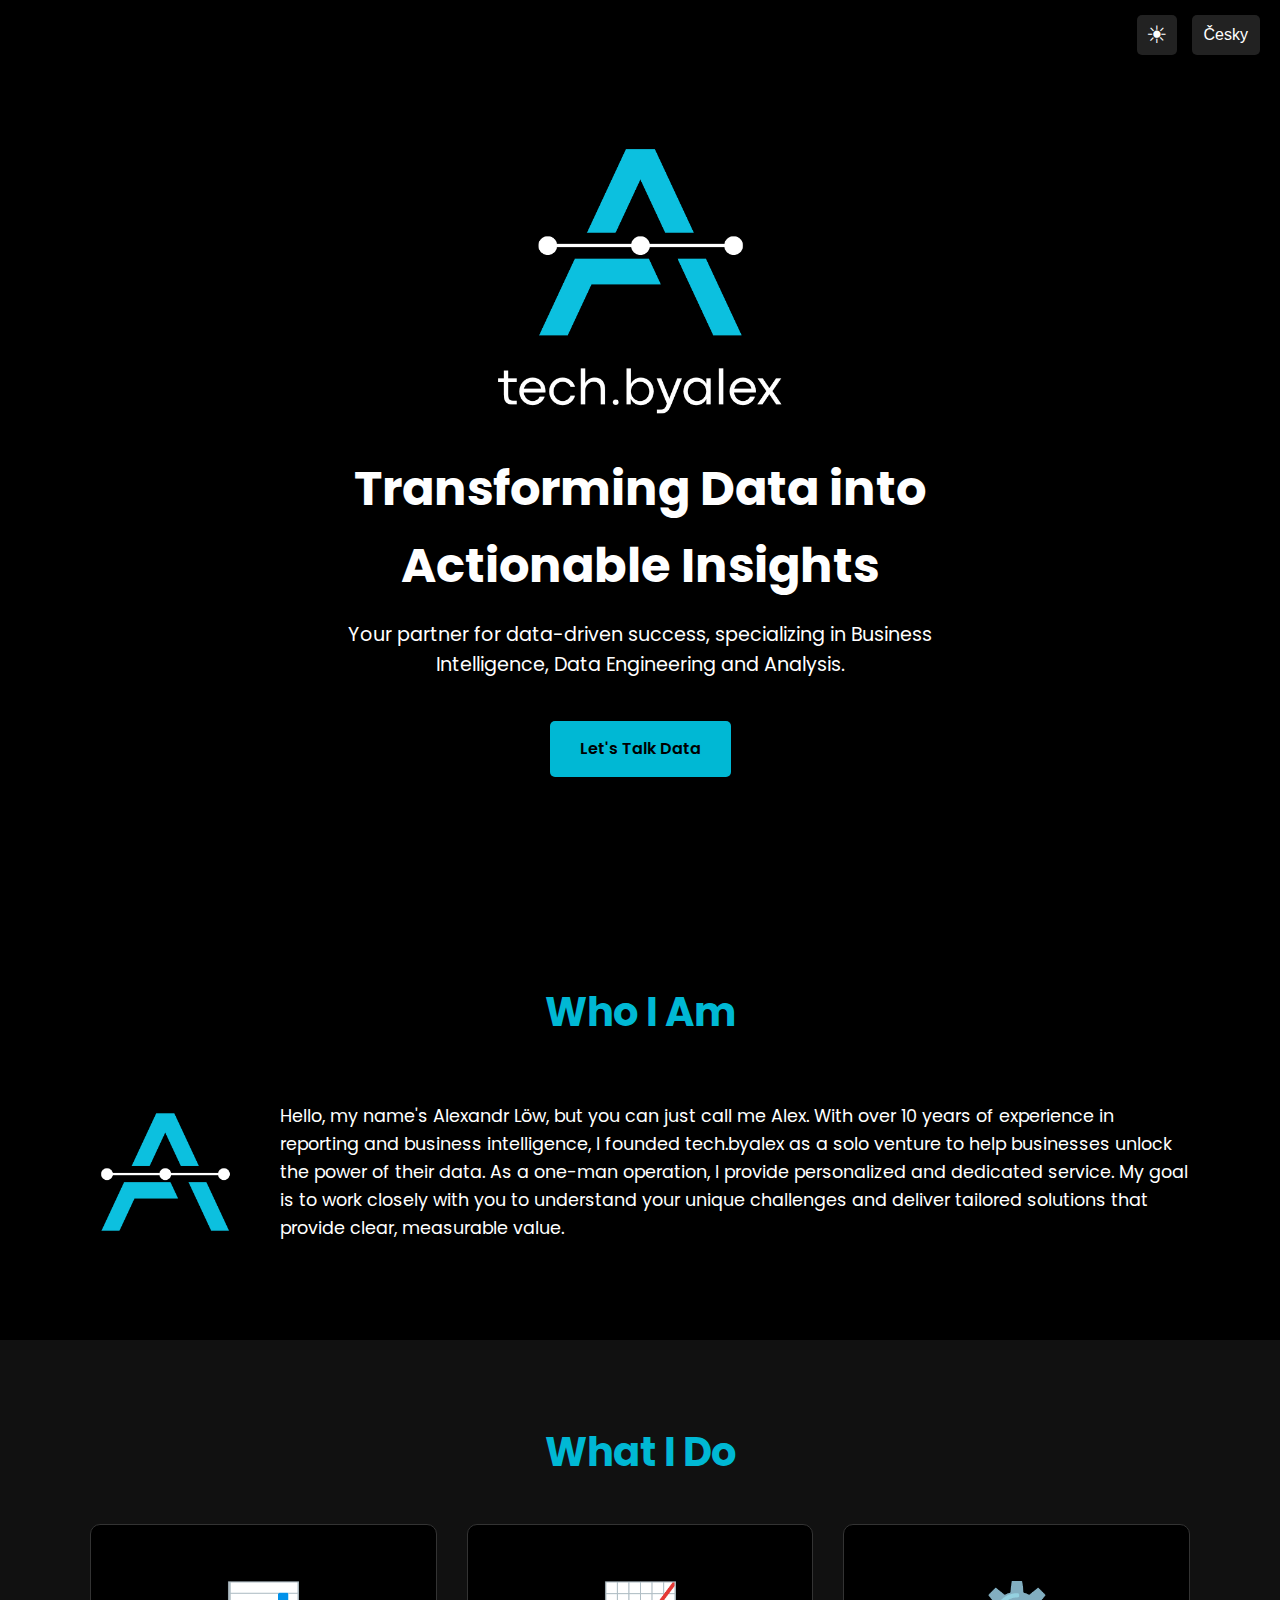
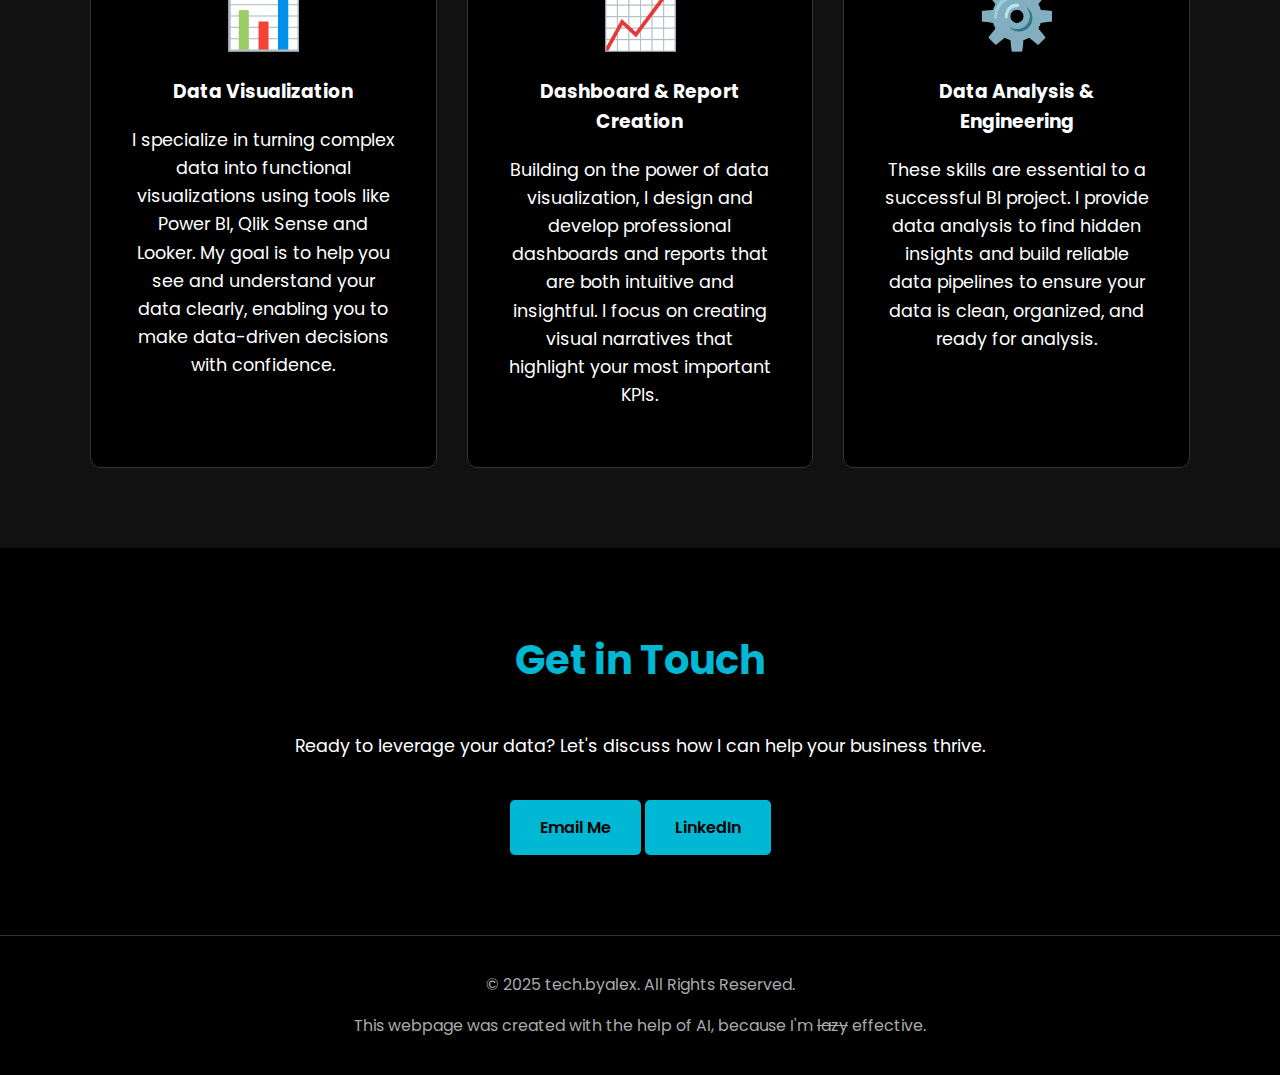
<file: index.html>
<!DOCTYPE html>
<html lang="en">
<head>
    <meta charset="UTF-8">
    <meta name="viewport" content="width=device-width, initial-scale=1.0">
    <title>tech.byalex - BI Consulting</title>
    <link rel="stylesheet" href="style.css">
    <link rel="preconnect" href="https://fonts.googleapis.com">
    <link rel="preconnect" href="https://fonts.gstatic.com" crossorigin>
    <link href="https://fonts.googleapis.com/css2?family=Poppins:wght@400;600;700&display=swap" rel="stylesheet">
    <link rel="icon" type="image/png" href="logo_black.png">
</head>
<body class="dark-theme">

    <div class="top-bar">
        <button id="theme-toggle" class="theme-toggle-btn">
            <span class="dark-icon">&#x23FE;</span>
            <span class="light-icon">&#x2600;</span>
        </button>
        <button id="lang-toggle" class="lang-toggle-btn">Česky</button>
    </div>

    <header class="hero-section">
        <div class="hero-content">
            <img src="logo_black_text.png" alt="tech.byalex logo" class="hero-logo">
            <h1>Transforming Data into Actionable Insights</h1>
            <p>Your partner for data-driven success, specializing in Business Intelligence, Data Engineering and Analysis.</p>
            <a href="#contact" class="cta-button">Let's Talk Data</a>
        </div>
    </header>

    <section id="about" class="section">
        <div class="container">
            <h2>Who I Am</h2>
            <div class="about-content">
                <img src="logo_black.png" alt="logo icon" class="about-logo-icon">
                <p>
                    Hello, my name's Alexandr Löw, but you can just call me Alex. With over 10 years of experience in reporting and business intelligence, I founded tech.byalex as a solo venture to help businesses unlock the power of their data. As a one-man operation, I provide personalized and dedicated service. My goal is to work closely with you to understand your unique challenges and deliver tailored solutions that provide clear, measurable value.
                </p>
            </div>
        </div>
    </section>

    <section id="services" class="section services-section">
        <div class="container">
            <h2>What I Do</h2>
            <div class="services-grid">
                <div class="service-item">
                    <span class="service-icon">📊</span>
                    <h3>Data Visualization</h3>
                    <p>I specialize in turning complex data into functional visualizations using tools like Power BI, Qlik Sense and Looker. My goal is to help you see and understand your data clearly, enabling you to make data-driven decisions with confidence.</p>
                </div>
                <div class="service-item">
                    <span class="service-icon">📈</span>
                    <h3>Dashboard & Report Creation</h3>
                    <p>Building on the power of data visualization, I design and develop professional dashboards and reports that are both intuitive and insightful. I focus on creating visual narratives that highlight your most important KPIs.</p>
                </div>
                <div class="service-item">
                    <span class="service-icon">⚙️</span>
                    <h3>Data Analysis & Engineering</h3>
                    <p>These skills are essential to a successful BI project. I provide data analysis to find hidden insights and build reliable data pipelines to ensure your data is clean, organized, and ready for analysis.</p>
                </div>
            </div>
        </div>
    </section>

    <section id="contact" class="section contact-section">
        <div class="container">
            <h2>Get in Touch</h2>
            <p>Ready to leverage your data? Let's discuss how I can help your business thrive.</p>
            <a href="mailto:tech.byalex@gmail.com" class="cta-button">Email Me</a>
            <a href="https://www.linkedin.com/in/lowalexandr/" target="_blank" class="cta-button">LinkedIn</a>
        </div>
    </section>

    <footer>
        <p>&copy; 2025 tech.byalex. All Rights Reserved.</p>
        <p>This webpage was created with the help of AI, because I'm <s>lazy</s> effective.</p>
    </footer>

    <script src="script.js"></script>
</body>

</html>
</file>
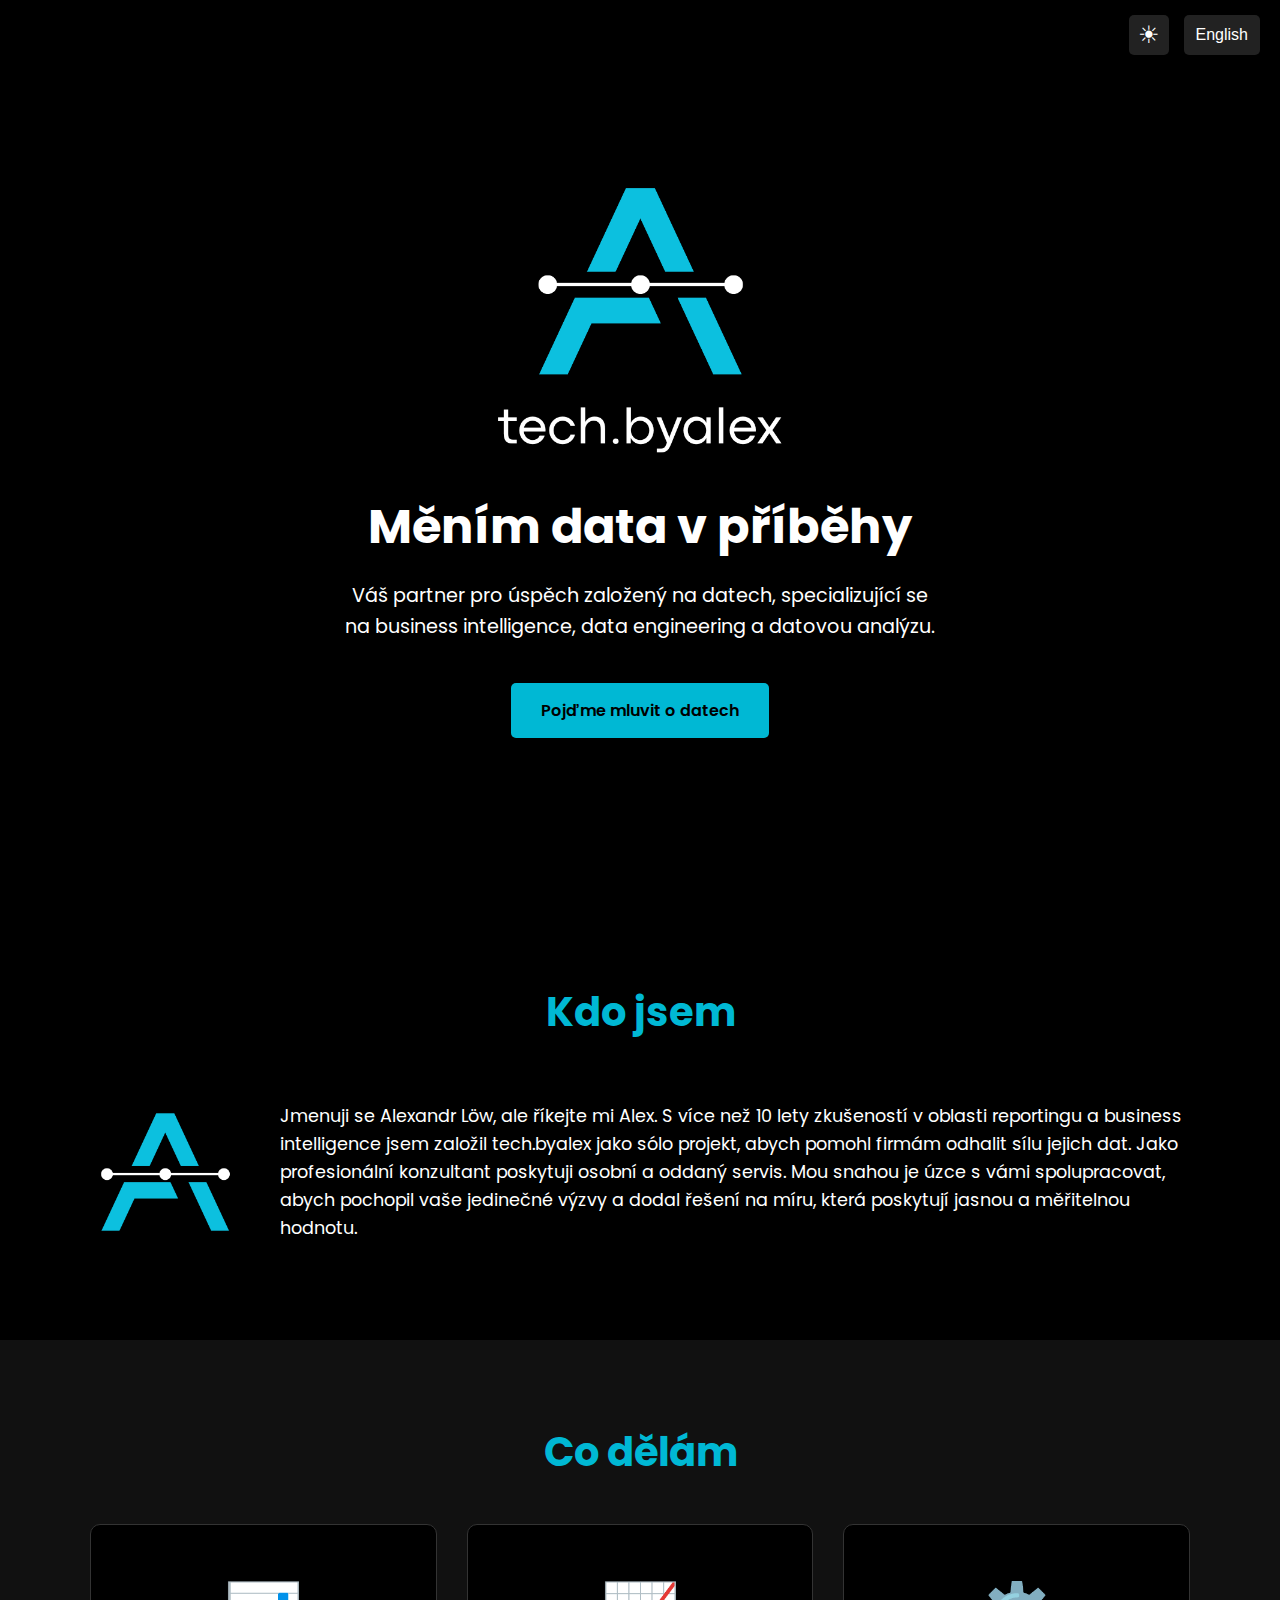
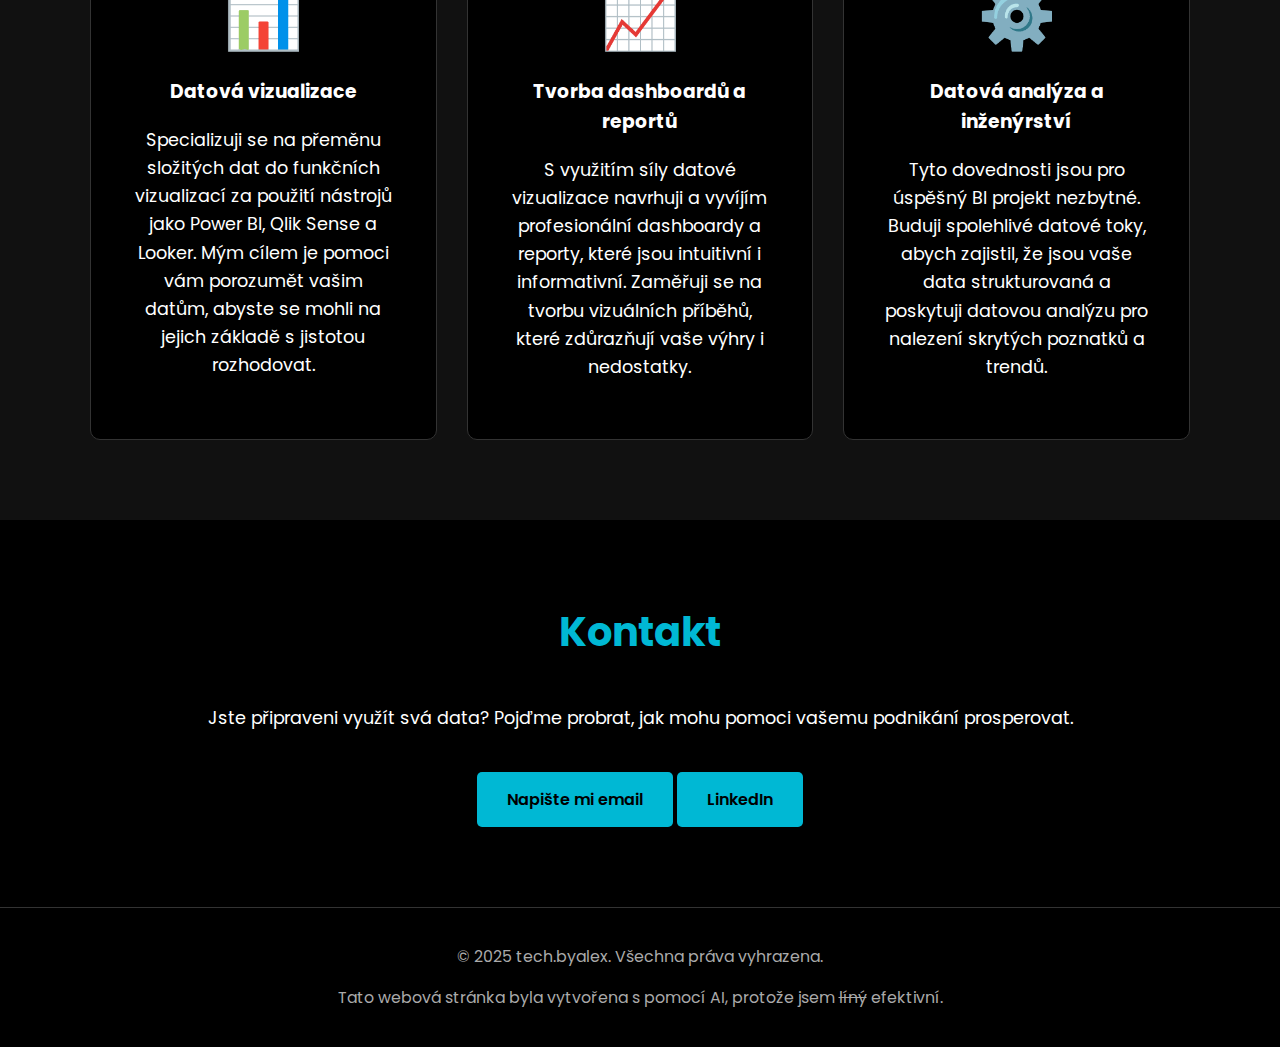
<file: index_cz.html>
<!DOCTYPE html>
<html lang="cs">
<head>
    <meta charset="UTF-8">
    <meta name="viewport" content="width=device-width, initial-scale=1.0">
    <title>tech.byalex - BI Poradenství</title>
    <link rel="stylesheet" href="style.css">
    <link rel="preconnect" href="https://fonts.googleapis.com">
    <link rel="preconnect" href="https://fonts.gstatic.com" crossorigin>
    <link href="https://fonts.googleapis.com/css2?family=Poppins:wght@400;600;700&display=swap" rel="stylesheet">
    <link rel="icon" type="image/png" href="logo_black.png">
</head>
<body class="dark-theme">

    <div class="top-bar">
        <button id="theme-toggle" class="theme-toggle-btn">
            <span class="dark-icon">&#x23FE;</span>
            <span class="light-icon">&#x2600;</span>
        </button>
        <button id="lang-toggle" class="lang-toggle-btn">English</button>
    </div>

    <header class="hero-section">
        <div class="hero-content">
            <img src="logo_black_text.png" alt="logo tech.byalex" class="hero-logo">
            <h1>Měním data v příběhy</h1>
            <p>Váš partner pro úspěch založený na datech, specializující se na business intelligence, data engineering a datovou analýzu.</p>
            <a href="#contact" class="cta-button">Pojďme mluvit o datech</a>
        </div>
    </header>

    <section id="about" class="section">
        <div class="container">
            <h2>Kdo jsem</h2>
            <div class="about-content">
                <img src="logo_black.png" alt="ikona loga" class="about-logo-icon">
                <p>
                    Jmenuji se Alexandr Löw, ale říkejte mi Alex. S více než 10 lety zkušeností v oblasti reportingu a business intelligence jsem založil tech.byalex jako sólo projekt, abych pomohl firmám odhalit sílu jejich dat. Jako profesionální konzultant poskytuji osobní a oddaný servis. Mou snahou je úzce s vámi spolupracovat, abych pochopil vaše jedinečné výzvy a dodal řešení na míru, která poskytují jasnou a měřitelnou hodnotu.
                </p>
            </div>
        </div>
    </section>

    <section id="services" class="section services-section">
        <div class="container">
            <h2>Co dělám</h2>
            <div class="services-grid">
                <div class="service-item">
                    <span class="service-icon">📊</span>
                    <h3>Datová vizualizace</h3>
                    <p>Specializuji se na přeměnu složitých dat do funkčních vizualizací za použití nástrojů jako Power BI, Qlik Sense a Looker. Mým cílem je pomoci vám porozumět vašim datům, abyste se mohli na jejich základě s jistotou rozhodovat.</p>
                </div>
                <div class="service-item">
                    <span class="service-icon">📈</span>
                    <h3>Tvorba dashboardů a reportů</h3>
                    <p>S využitím síly datové vizualizace navrhuji a vyvíjím profesionální dashboardy a reporty, které jsou intuitivní i informativní. Zaměřuji se na tvorbu vizuálních příběhů, které zdůrazňují vaše výhry i nedostatky.</p>
                </div>
                <div class="service-item">
                    <span class="service-icon">⚙️</span>
                    <h3>Datová analýza a inženýrství</h3>
                    <p>Tyto dovednosti jsou pro úspěšný BI projekt nezbytné. Buduji spolehlivé datové toky, abych zajistil, že jsou vaše data strukturovaná a poskytuji datovou analýzu pro nalezení skrytých poznatků a trendů.</p>
                </div>
            </div>
        </div>
    </section>

    <section id="contact" class="section contact-section">
        <div class="container">
            <h2>Kontakt</h2>
            <p>Jste připraveni využít svá data? Pojďme probrat, jak mohu pomoci vašemu podnikání prosperovat.</p>
            <a href="mailto:tech.byalex@gmail.com" class="cta-button">Napište mi email</a>
            <a href="https://www.linkedin.com/in/lowalexandr/" target="_blank" class="cta-button">LinkedIn</a>
        </div>
    </section>

    <footer>
        <p>&copy; 2025 tech.byalex. Všechna práva vyhrazena.</p>
        <p>Tato webová stránka byla vytvořena s pomocí AI, protože jsem <s>líný</s> efektivní.</p>
    </footer>

    <script src="script.js"></script>
</body>


</html>
</file>
<file: style.css>
/* Basic Reset & Body Styling */
body, html {
    margin: 0;
    padding: 0;
    font-family: 'Poppins', sans-serif;
    line-height: 1.6;
    transition: background-color 0.5s, color 0.5s;
}

/* Color Variables for Dark & Light Themes */
:root {
    /* Dark Theme */
    --dark-bg: #000;
    --dark-section-bg: #111;
    --dark-text-color: #fff;
    --dark-text-muted: #aaa;
    --dark-cta-text: #000;
    --dark-cta-hover: #00DDE1;

    /* Light Theme */
    --light-bg: #fff;
    --light-section-bg: #f5f5f5;
    --light-text-color: #000;
    --light-text-muted: #555;
    --light-cta-text: #fff;
    --light-cta-hover: #008C99;

    /* Accent Color */
    --accent-color: #00B8D4;
}

/* Theme Switching Logic */
body.dark-theme {
    background-color: var(--dark-bg);
    color: var(--dark-text-color);
}
body.dark-theme .services-section {
    background-color: var(--dark-section-bg);
}
body.dark-theme .service-item {
    background-color: var(--dark-bg);
    border: 1px solid #333;
}
body.dark-theme .cta-button {
    background-color: var(--accent-color);
    color: var(--dark-cta-text);
}
body.dark-theme .cta-button:hover {
    background-color: var(--dark-cta-hover);
}
body.dark-theme .top-bar {
    background-color: transparent;
}
body.dark-theme .top-bar button {
    background-color: #222;
    color: #fff;
}
body.dark-theme .dark-icon {
    display: none;
}
body.dark-theme .light-icon {
    display: inline;
}
body.dark-theme footer {
    border-top: 1px solid #333;
    color: var(--dark-text-muted);
}
body.dark-theme h2 {
    color: var(--accent-color);
}

body.light-theme {
    background-color: var(--light-bg);
    color: var(--light-text-color);
}
body.light-theme .services-section {
    background-color: var(--light-section-bg);
}
body.light-theme .service-item {
    background-color: var(--light-bg);
    border: 1px solid #ddd;
}
body.light-theme .cta-button {
    background-color: var(--accent-color);
    color: var(--light-cta-text);
}
body.light-theme .cta-button:hover {
    background-color: var(--light-cta-hover);
}
body.light-theme .top-bar {
    background-color: transparent;
}
body.light-theme .top-bar button {
    background-color: #eee;
    color: #000;
}
body.light-theme .dark-icon {
    display: inline;
}
body.light-theme .light-icon {
    display: none;
}
body.light-theme footer {
    border-top: 1px solid #ddd;
    color: var(--light-text-muted);
}
body.light-theme h2 {
    color: var(--accent-color);
}

/* General Layout and Components (Same for both themes) */
.container {
    max-width: 1100px;
    margin: 0 auto;
    padding: 0 20px;
}

.section {
    padding: 80px 0;
}

h1, h2, h3 {
    font-weight: 700;
    margin-top: 0;
}

h2 {
    font-size: 2.5em;
    text-align: center;
    margin-bottom: 40px;
}

p {
    font-size: 1.1em;
}

.cta-button {
    display: inline-block;
    padding: 15px 30px;
    text-decoration: none;
    font-weight: 600;
    border-radius: 5px;
    transition: background-color 0.3s ease;
    margin-top: 10px; /* Separates the two buttons */
}

.hero-section {
    height: 100vh;
    display: flex;
    justify-content: center;
    align-items: center;
    text-align: center;
    padding: 0 20px;
}

.hero-content {
    max-width: 800px;
}

.hero-logo {
    max-width: 300px;
    margin-bottom: 20px;
}

.hero-section h1 {
    font-size: 3em;
    margin-bottom: 15px;
}

.hero-section p {
    font-size: 1.2em;
    max-width: 600px;
    margin: 0 auto 30px;
}

.about-content {
    display: flex;
    align-items: center;
    gap: 40px;
}

.about-logo-icon {
    min-width: 150px; 
    width: 150px;
    height: 150px;
    object-fit: contain;
}

.services-grid {
    display: grid;
    grid-template-columns: repeat(auto-fit, minmax(300px, 1fr));
    gap: 30px;
    text-align: center;
}

.service-item {
    padding: 40px;
    border-radius: 10px;
    transition: transform 0.3s ease;
}

.service-item:hover {
    transform: translateY(-10px);
}

.service-icon {
    font-size: 4em;
    display: block;
    margin-bottom: 10px;
}

.contact-section {
    text-align: center;
}

.contact-section p {
    margin-bottom: 30px;
}

footer {
    text-align: center;
    padding: 20px 0;
    font-size: 0.9em;
}

.top-bar {
    position: fixed;
    top: 0;
    right: 0;
    padding: 15px 20px;
    display: flex;
    gap: 15px;
    z-index: 1000;}

.top-bar button {
    border: none;
    padding: 8px 12px;
    border-radius: 5px;
    cursor: pointer;
    font-size: 1em;
    transition: background-color 0.3s, color 0.3s;
}

.theme-toggle-btn {
    width: 40px;
    height: 40px;
    padding: 0;
    display: flex;
    justify-content: center;
    align-items: center;
}

.dark-icon,
.light-icon {
    font-size: 1.5em;
    line-height: 1;
    display: none;
}

.linkedin-link {
    text-decoration: none;
    font-size: 1em;
    font-weight: 600;
    display: flex;
    align-items: center;
}
</file>
